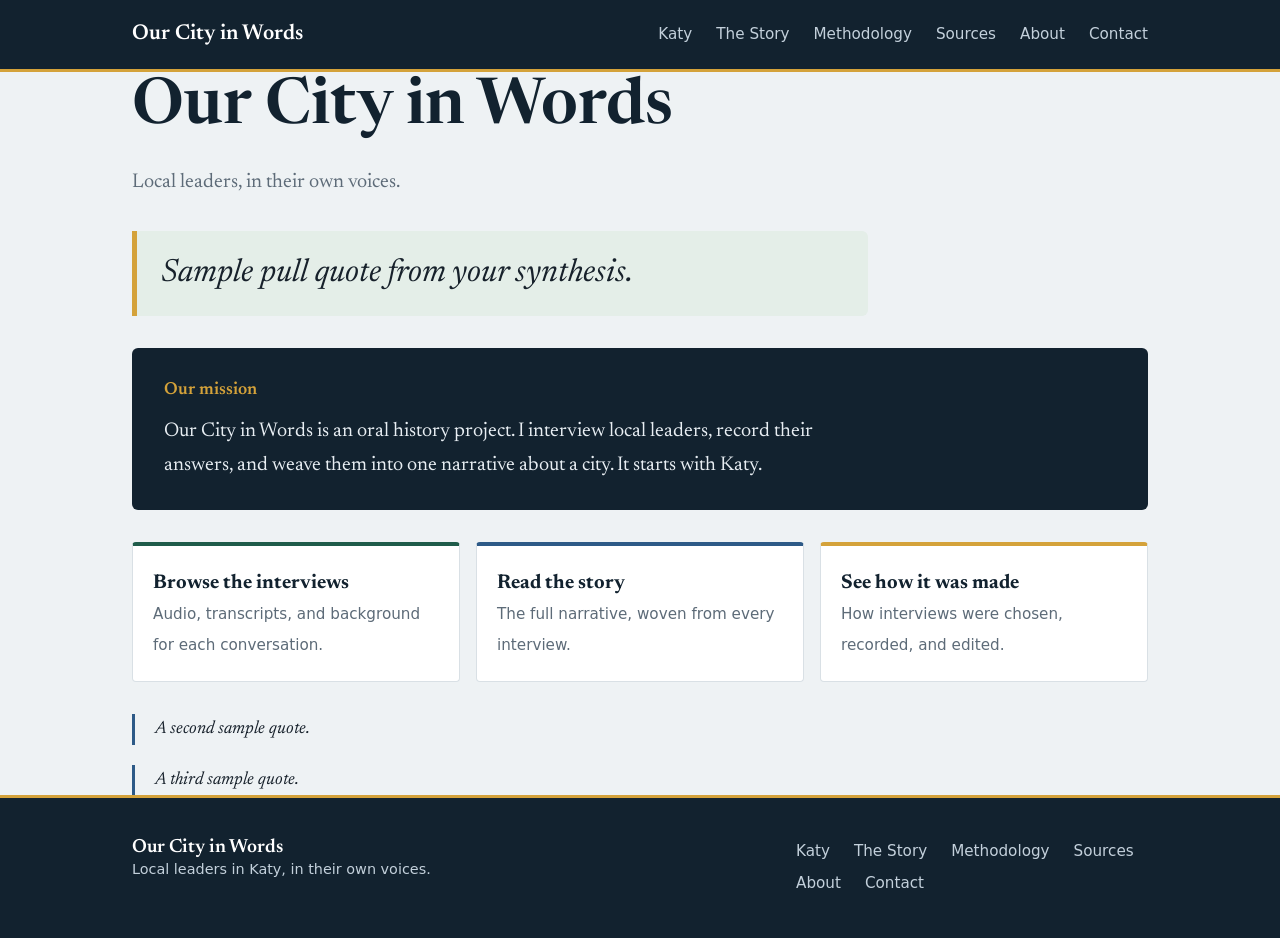
<file: index.html>
<!doctype html>
<html lang="en">

<head>
    <meta charset="utf-8">
    <meta name="viewport" content="width=device-width,initial-scale=1">
    <title>Our City in Words</title>
    <meta name="description" content="Oral histories of local leaders, woven into one story of their city.">
    <link rel="icon" href="media/favicon.svg" type="image/svg+xml">
    <meta property="og:type" content="website">
    <meta property="og:site_name" content="Our City in Words">
    <meta property="og:title" content="Our City in Words">
    <meta property="og:description"
        content="Oral histories of local leaders in Katy, woven into one story of the city.">
    <meta property="og:url" content="https://n1colas29.github.io/our-city-in-words/">
    <meta property="og:image" content="https://n1colas29.github.io/our-city-in-words/media/share.png">
    <meta property="og:image:width" content="1200">
    <meta property="og:image:height" content="630">
    <meta property="og:image:alt" content="Our City in Words: local leaders, in their own voices.">
    <meta name="twitter:card" content="summary_large_image">
    <link rel="preconnect" href="https://fonts.googleapis.com">
    <link rel="preconnect" href="https://fonts.gstatic.com" crossorigin>
    <link
        href="https://fonts.googleapis.com/css2?family=Newsreader:ital,opsz,wght@0,6..72,400;0,6..72,600;1,6..72,400&display=swap"
        rel="stylesheet">
    <link rel="stylesheet" href="css/style.css">
</head>

<body data-city="katy" data-city-name="Katy" data-page="home">
    <main id="app" class="wrap">
        <div class="intro">
            <h1>Our City in Words</h1>
            <p class="lede">Local leaders, in their own voices.</p>
        </div>
        <div id="quote"></div>
        <section class="mission" aria-labelledby="mi">
            <h2 id="mi">Our mission</h2>
            <p>Our City in Words is an oral history project. I interview local leaders, record their answers, and weave
                them into one narrative about a city. It starts with Katy.</p>
        </section>
        <div class="cards"><a class="card" href="katy.html"><strong>Browse the interviews</strong><span>Audio,
                    transcripts, and background for each conversation.</span></a><a class="card"
                href="story.html"><strong>Read the story</strong><span>The full narrative, woven from every
                    interview.</span></a><a class="card" href="methodology.html"><strong>See how it was
                    made</strong><span>How interviews were chosen, recorded, and edited.</span></a></div>
        <div class="more-quotes" id="more"></div>
    </main>
    <script src="js/app.js"></script>
</body>

</html>
</file>
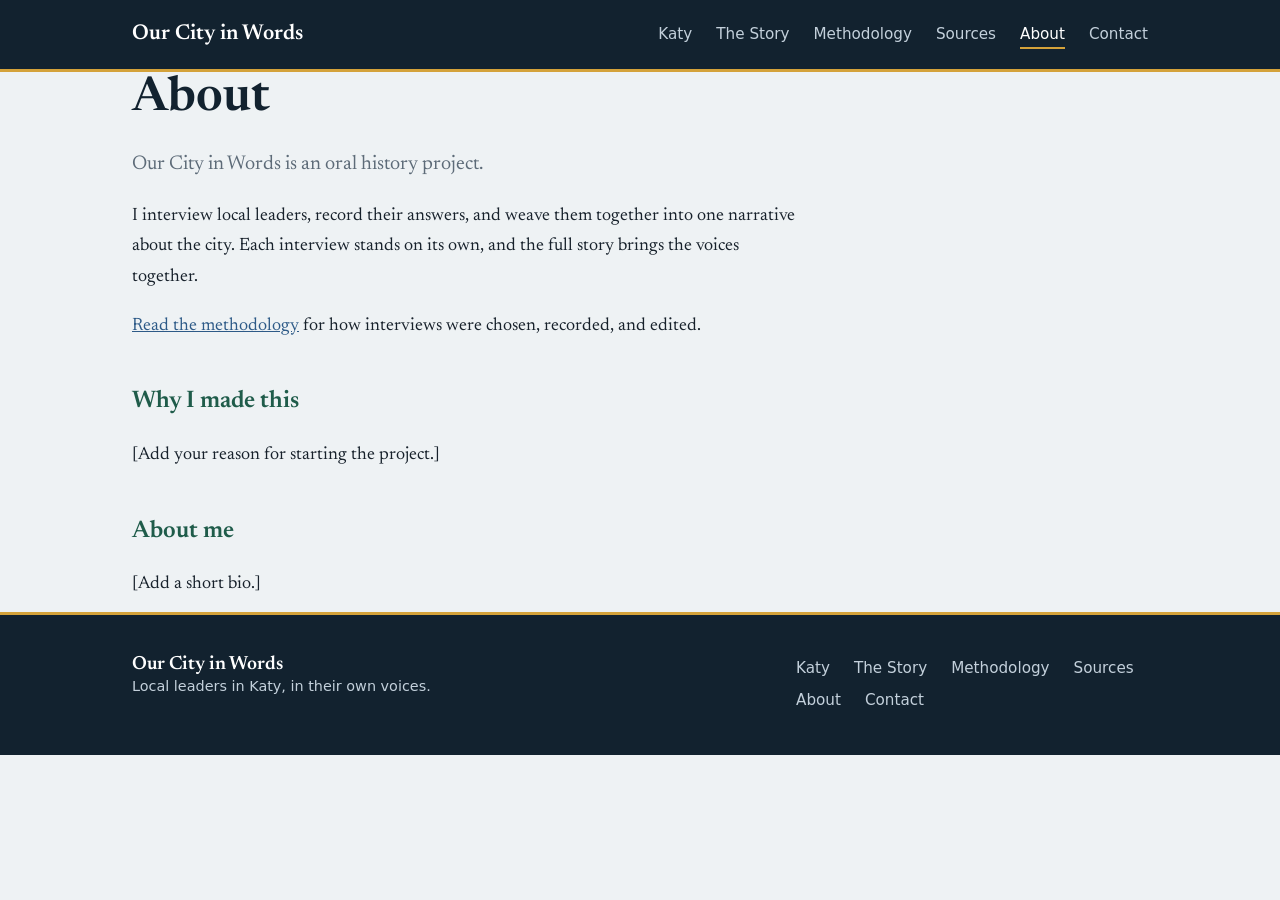
<file: about.html>
<!doctype html>
<html lang="en">

<head>
    <meta charset="utf-8">
    <meta name="viewport" content="width=device-width,initial-scale=1">
    <title>About | Our City in Words</title>
    <meta name="description" content="About the Our City in Words oral history project and its creator.">
    <link rel="icon" href="media/favicon.svg" type="image/svg+xml">
    <meta property="og:type" content="website">
    <meta property="og:site_name" content="Our City in Words">
    <meta property="og:title" content="About | Our City in Words">
    <meta property="og:description" content="About the Our City in Words oral history project and its creator.">
    <meta property="og:url" content="https://n1colas29.github.io/our-city-in-words/about.html">
    <meta property="og:image" content="https://n1colas29.github.io/our-city-in-words/media/share.png">
    <meta property="og:image:width" content="1200">
    <meta property="og:image:height" content="630">
    <meta property="og:image:alt" content="Our City in Words: local leaders in Katy, in their own voices.">
    <meta name="twitter:card" content="summary_large_image">
    <link rel="preconnect" href="https://fonts.googleapis.com">
    <link rel="preconnect" href="https://fonts.gstatic.com" crossorigin>
    <link
        href="https://fonts.googleapis.com/css2?family=Newsreader:ital,opsz,wght@0,6..72,400;0,6..72,600;1,6..72,400&display=swap"
        rel="stylesheet">
    <link rel="stylesheet" href="css/style.css">
</head>

<body data-city="katy" data-city-name="Katy" data-page="about">
    <main id="app" class="wrap">
        <div class="plain">
            <h1>About</h1>
            <p class="lede">Our City in Words is an oral history project.</p>
            <p>I interview local leaders, record their answers, and weave them together into one narrative about the
                city. Each interview stands on its own, and the full story brings the voices together.</p>
            <p><a href="methodology.html">Read the methodology</a> for how interviews were chosen, recorded, and edited.
            </p>
            <h2>Why I made this</h2>
            <p>[Add your reason for starting the project.]</p>
            <h2>About me</h2>
            <p>[Add a short bio.]</p>
        </div><noscript>
            <p>This site needs JavaScript to load its content.</p>
        </noscript>
    </main>
    <script src="js/app.js"></script>
</body>

</html>
</file>
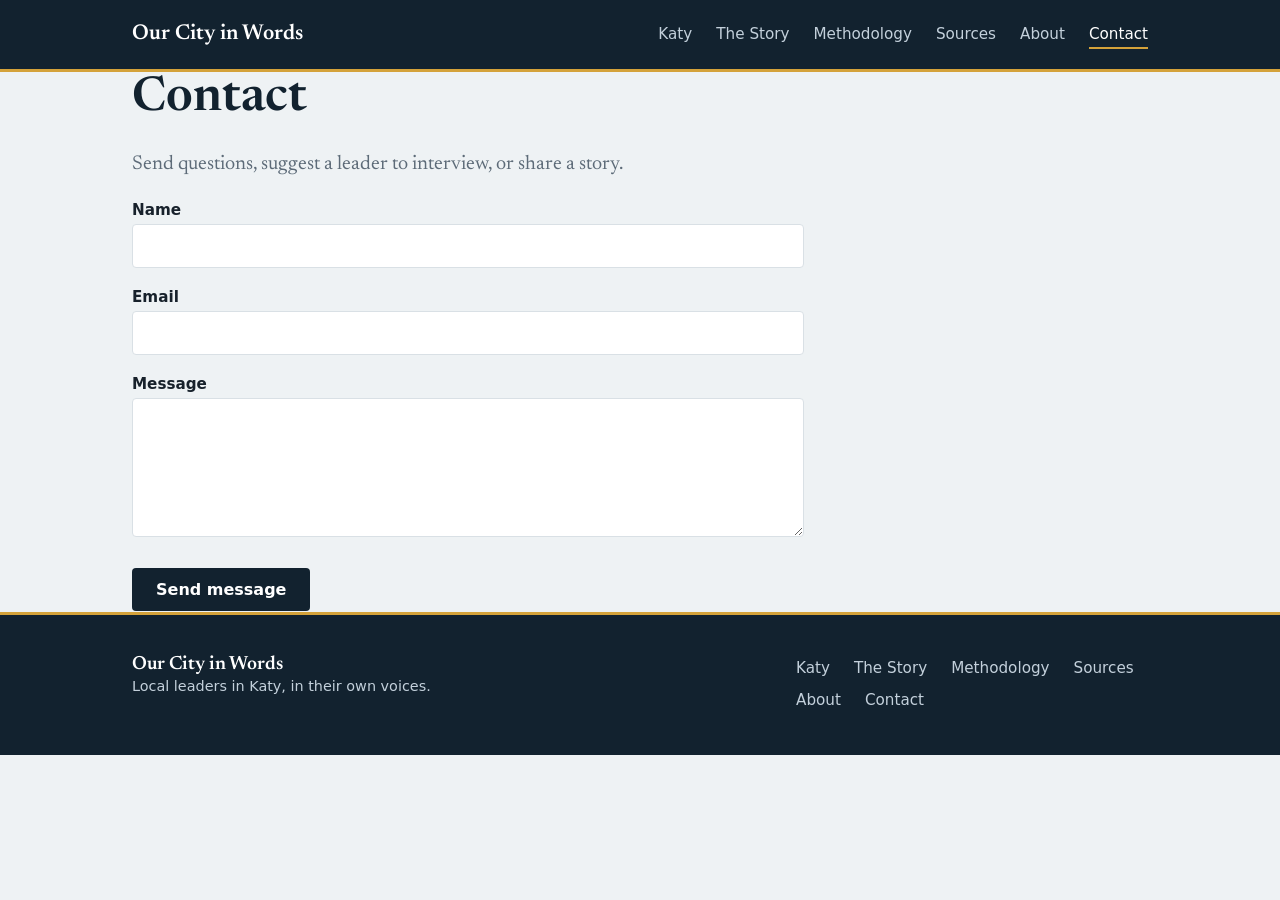
<file: contact.html>
<!doctype html>
<html lang="en">

<head>
    <meta charset="utf-8">
    <meta name="viewport" content="width=device-width,initial-scale=1">
    <title>Contact | Our City in Words</title>
    <meta name="description" content="Send questions, suggest a leader to interview, or share a story.">
    <link rel="icon" href="media/favicon.svg" type="image/svg+xml">
    <meta property="og:type" content="website">
    <meta property="og:site_name" content="Our City in Words">
    <meta property="og:title" content="Contact | Our City in Words">
    <meta property="og:description" content="Send questions, suggest a leader to interview, or share a story.">
    <meta property="og:url" content="https://n1colas29.github.io/our-city-in-words/contact.html">
    <meta property="og:image" content="https://n1colas29.github.io/our-city-in-words/media/share.png">
    <meta property="og:image:width" content="1200">
    <meta property="og:image:height" content="630">
    <meta property="og:image:alt" content="Our City in Words: local leaders in Katy, in their own voices.">
    <meta name="twitter:card" content="summary_large_image">
    <link rel="preconnect" href="https://fonts.googleapis.com">
    <link rel="preconnect" href="https://fonts.gstatic.com" crossorigin>
    <link
        href="https://fonts.googleapis.com/css2?family=Newsreader:ital,opsz,wght@0,6..72,400;0,6..72,600;1,6..72,400&display=swap"
        rel="stylesheet">
    <link rel="stylesheet" href="css/style.css">
</head>

<body data-city="katy" data-city-name="Katy" data-page="contact">
    <main id="app" class="wrap">
        <div class="plain">
            <h1>Contact</h1>
            <p class="lede">Send questions, suggest a leader to interview, or share a story.</p>
            <form action="https://formspree.io/f/xaenabyo" method="post"><label for="n">Name</label><input id="n"
                    name="name" required autocomplete="name"><label for="e">Email</label><input id="e" name="email"
                    type="email" required autocomplete="email"><label for="m">Message</label><textarea id="m"
                    name="message" rows="6" required></textarea><button type="submit">Send message</button><p id="status" role="status" class="meta"></p></form>
        </div><noscript>
            <p>This site needs JavaScript to load its content.</p>
        </noscript>
    </main>
    <script src="js/app.js"></script>
</body>

</html>
</file>
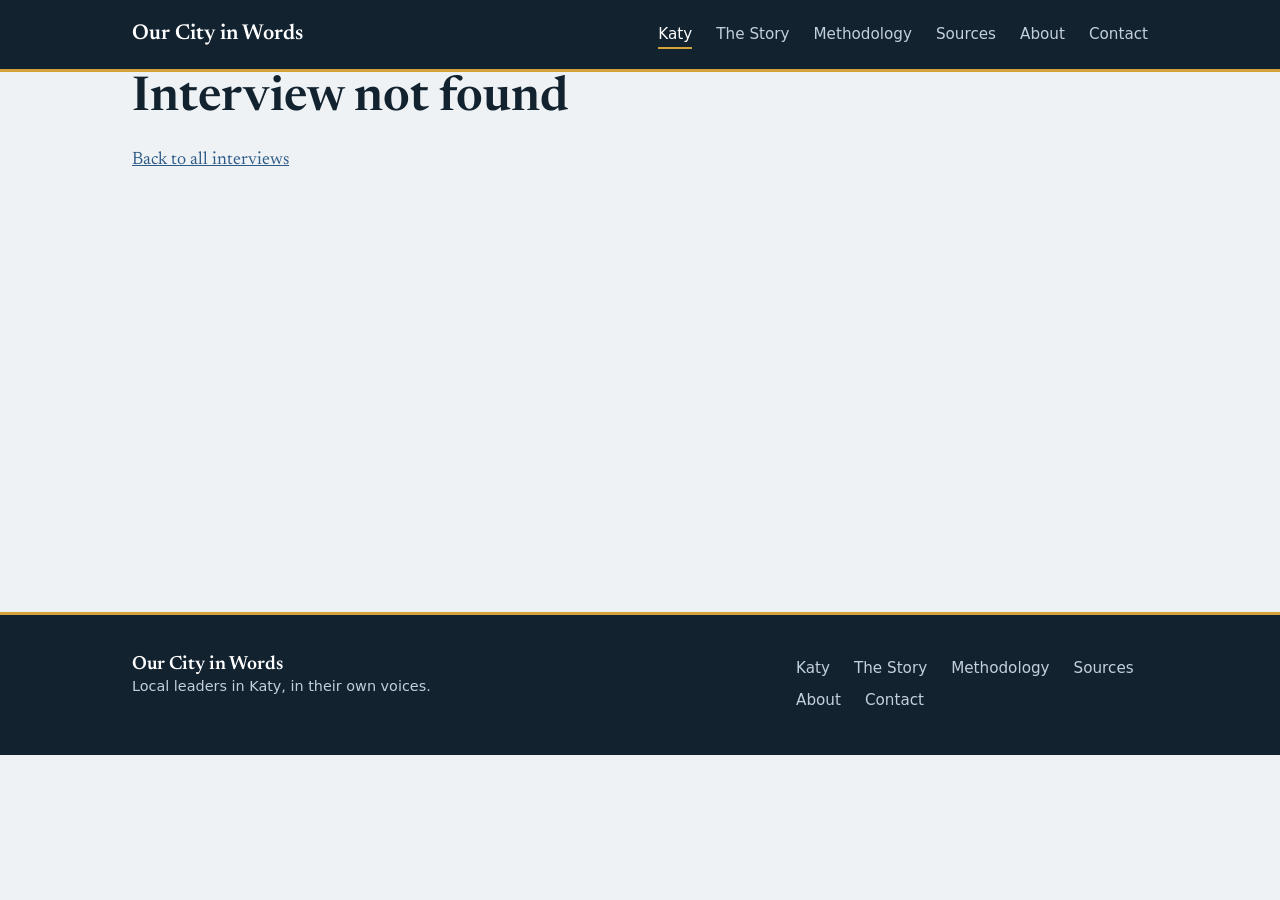
<file: interview.html>
<!doctype html>
<html lang="en">

<head>
    <meta charset="utf-8">
    <meta name="viewport" content="width=device-width,initial-scale=1">
    <title>Interview | Our City in Words</title>
    <meta name="description"
        content="An interview with a local leader in Katy, with audio, transcript, and background.">
    <link rel="icon" href="media/favicon.svg" type="image/svg+xml">
    <meta property="og:type" content="website">
    <meta property="og:site_name" content="Our City in Words">
    <meta property="og:title" content="Interview | Our City in Words">
    <meta property="og:description"
        content="An interview with a local leader in Katy, with audio, transcript, and background.">
    <meta property="og:url" content="https://n1colas29.github.io/our-city-in-words/interview.html">
    <meta property="og:image" content="https://n1colas29.github.io/our-city-in-words/media/share.png">
    <meta property="og:image:width" content="1200">
    <meta property="og:image:height" content="630">
    <meta property="og:image:alt" content="Our City in Words: local leaders in Katy, in their own voices.">
    <meta name="twitter:card" content="summary_large_image">
    <link rel="preconnect" href="https://fonts.googleapis.com">
    <link rel="preconnect" href="https://fonts.gstatic.com" crossorigin>
    <link
        href="https://fonts.googleapis.com/css2?family=Newsreader:ital,opsz,wght@0,6..72,400;0,6..72,600;1,6..72,400&display=swap"
        rel="stylesheet">
    <link rel="stylesheet" href="css/style.css">
</head>

<body data-city="katy" data-city-name="Katy" data-page="interview">
    <main id="app" class="wrap">
        <p class="meta">Loading...</p><noscript>
            <p>This site needs JavaScript to load its content.</p>
        </noscript>
    </main>
    <script src="js/app.js"></script>
</body>

</html>
</file>
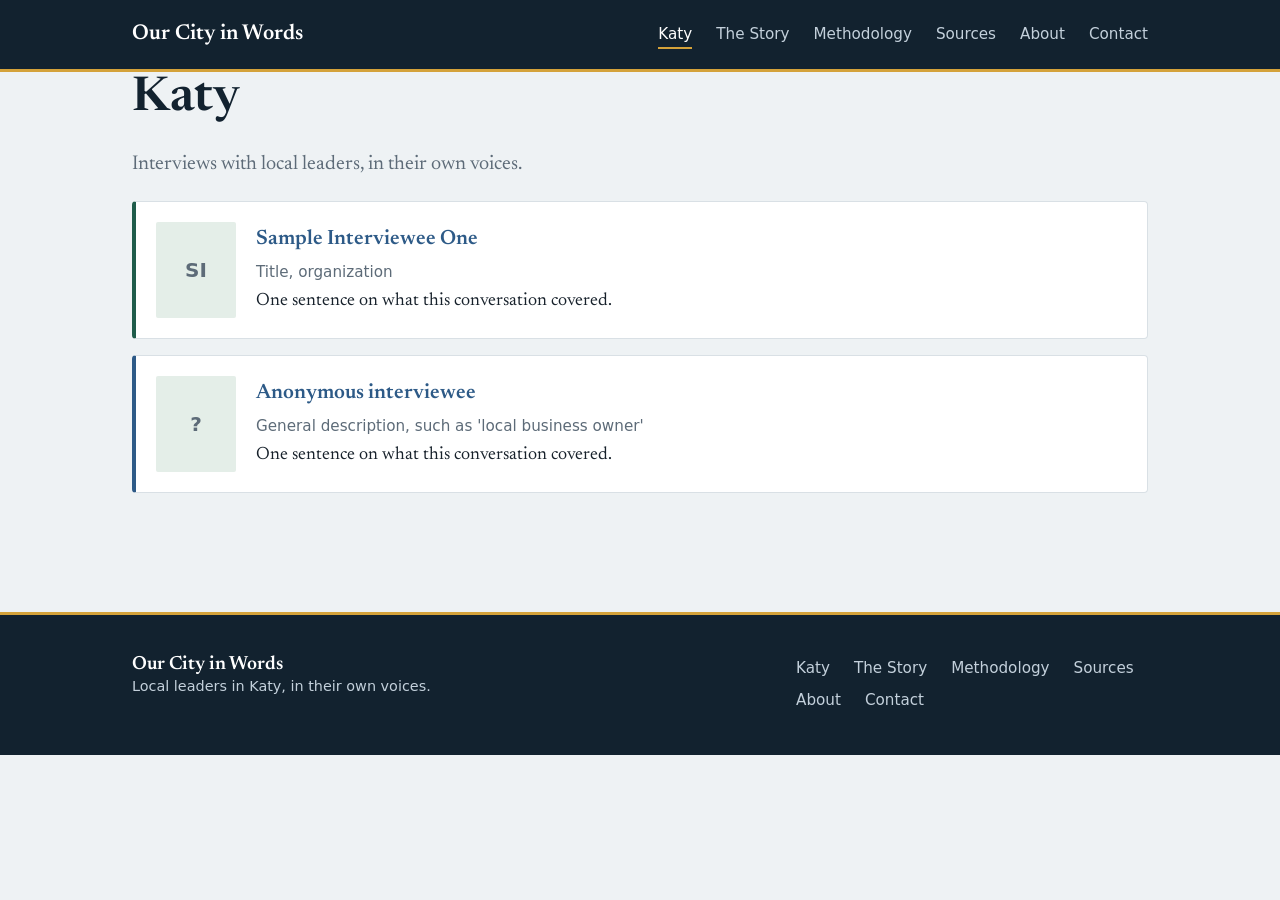
<file: katy.html>
<!doctype html>
<html lang="en">

<head>
    <meta charset="utf-8">
    <meta name="viewport" content="width=device-width,initial-scale=1">
    <title>Katy | Our City in Words</title>
    <meta name="description" content="Interviews with local leaders in Katy, with audio, transcripts, and background.">
    <link rel="icon" href="media/favicon.svg" type="image/svg+xml">
    <meta property="og:type" content="website">
    <meta property="og:site_name" content="Our City in Words">
    <meta property="og:title" content="Katy | Our City in Words">
    <meta property="og:description"
        content="Interviews with local leaders in Katy, with audio, transcripts, and background.">
    <meta property="og:url" content="https://n1colas29.github.io/our-city-in-words/katy.html">
    <meta property="og:image" content="https://n1colas29.github.io/our-city-in-words/media/share.png">
    <meta property="og:image:width" content="1200">
    <meta property="og:image:height" content="630">
    <meta property="og:image:alt" content="Our City in Words: local leaders in Katy, in their own voices.">
    <meta name="twitter:card" content="summary_large_image">
    <link rel="preconnect" href="https://fonts.googleapis.com">
    <link rel="preconnect" href="https://fonts.gstatic.com" crossorigin>
    <link
        href="https://fonts.googleapis.com/css2?family=Newsreader:ital,opsz,wght@0,6..72,400;0,6..72,600;1,6..72,400&display=swap"
        rel="stylesheet">
    <link rel="stylesheet" href="css/style.css">
</head>

<body data-city="katy" data-city-name="Katy" data-page="katy">
    <main id="app" class="wrap">
        <h1>Katy</h1>
        <p class="lede">Interviews with local leaders, in their own voices.</p>
        <ul class="list" id="list"></ul><noscript>
            <p>This site needs JavaScript to load its content.</p>
        </noscript>
    </main>
    <script src="js/app.js"></script>
</body>

</html>
</file>
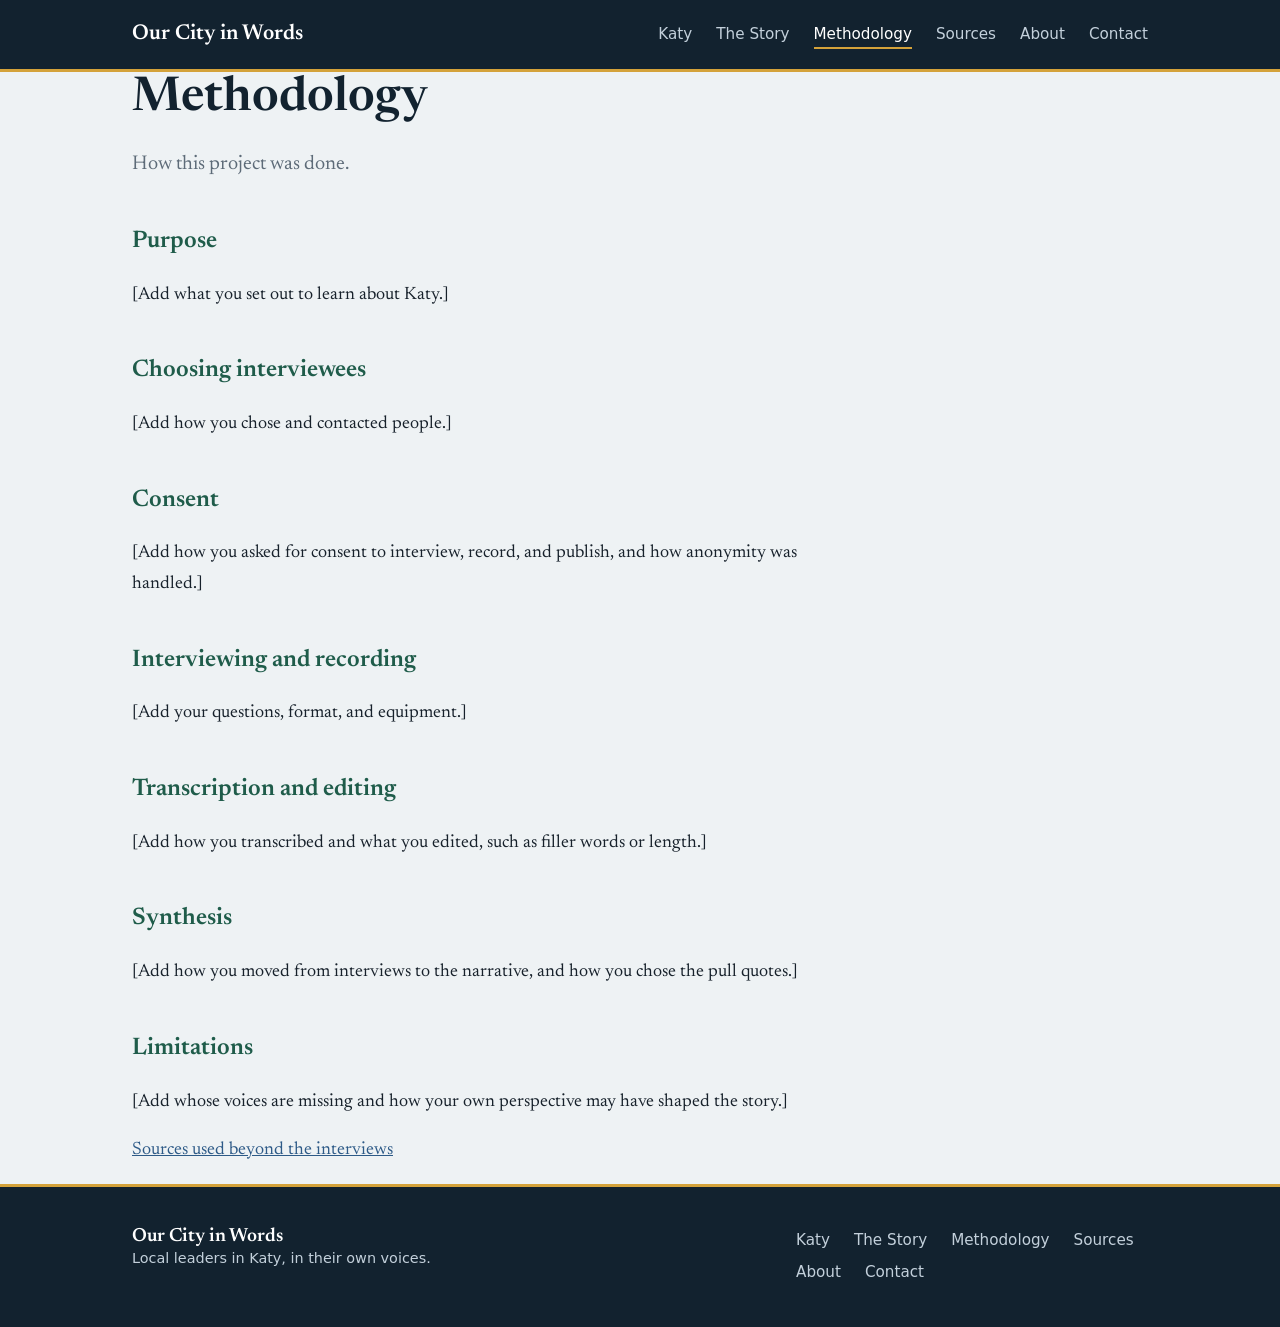
<file: methodology.html>
<!doctype html>
<html lang="en">

<head>
    <meta charset="utf-8">
    <meta name="viewport" content="width=device-width,initial-scale=1">
    <title>Methodology | Our City in Words</title>
    <meta name="description" content="How the interviews were chosen, recorded, and turned into a narrative.">
    <link rel="icon" href="media/favicon.svg" type="image/svg+xml">
    <meta property="og:type" content="website">
    <meta property="og:site_name" content="Our City in Words">
    <meta property="og:title" content="Methodology | Our City in Words">
    <meta property="og:description" content="How the interviews were chosen, recorded, and turned into a narrative.">
    <meta property="og:url" content="https://n1colas29.github.io/our-city-in-words/methodology.html">
    <meta property="og:image" content="https://n1colas29.github.io/our-city-in-words/media/share.png">
    <meta property="og:image:width" content="1200">
    <meta property="og:image:height" content="630">
    <meta property="og:image:alt" content="Our City in Words: local leaders in Katy, in their own voices.">
    <meta name="twitter:card" content="summary_large_image">
    <link rel="preconnect" href="https://fonts.googleapis.com">
    <link rel="preconnect" href="https://fonts.gstatic.com" crossorigin>
    <link
        href="https://fonts.googleapis.com/css2?family=Newsreader:ital,opsz,wght@0,6..72,400;0,6..72,600;1,6..72,400&display=swap"
        rel="stylesheet">
    <link rel="stylesheet" href="css/style.css">
</head>

<body data-city="katy" data-city-name="Katy" data-page="methodology">
    <main id="app" class="wrap">
        <div class="plain">
            <h1>Methodology</h1>
            <p class="lede">How this project was done.</p>
            <h2>Purpose</h2>
            <p>[Add what you set out to learn about Katy.]</p>
            <h2>Choosing interviewees</h2>
            <p>[Add how you chose and contacted people.]</p>
            <h2>Consent</h2>
            <p>[Add how you asked for consent to interview, record, and publish, and how anonymity was handled.]</p>
            <h2>Interviewing and recording</h2>
            <p>[Add your questions, format, and equipment.]</p>
            <h2>Transcription and editing</h2>
            <p>[Add how you transcribed and what you edited, such as filler words or length.]</p>
            <h2>Synthesis</h2>
            <p>[Add how you moved from interviews to the narrative, and how you chose the pull quotes.]</p>
            <h2>Limitations</h2>
            <p>[Add whose voices are missing and how your own perspective may have shaped the story.]</p>
            <p><a href="sources.html">Sources used beyond the interviews</a></p>
        </div><noscript>
            <p>This site needs JavaScript to load its content.</p>
        </noscript>
    </main>
    <script src="js/app.js"></script>
</body>

</html>
</file>
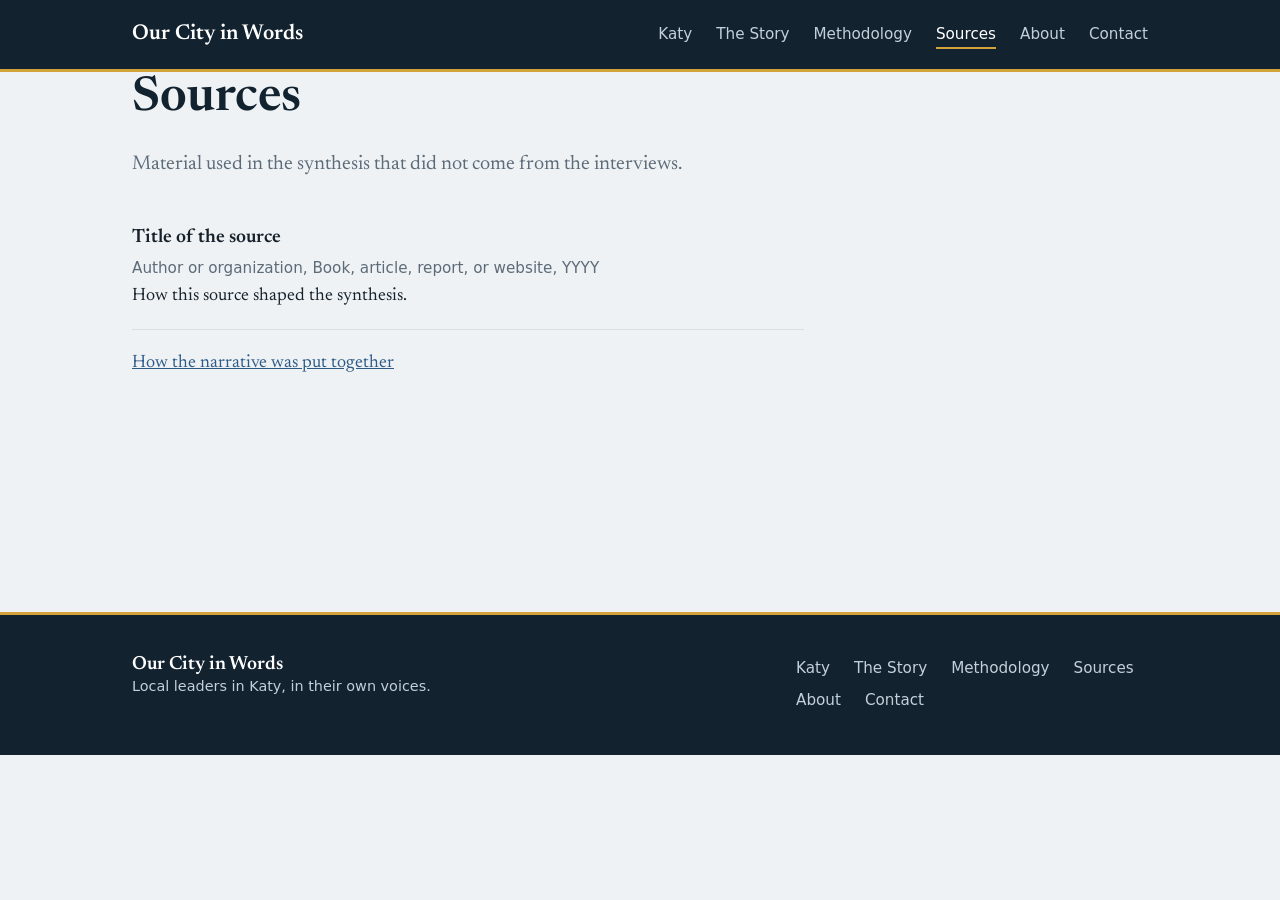
<file: sources.html>
<!doctype html>
<html lang="en">

<head>
    <meta charset="utf-8">
    <meta name="viewport" content="width=device-width,initial-scale=1">
    <title>Sources | Our City in Words</title>
    <meta name="description" content="Books, articles, and records used in the Katy narrative beyond the interviews.">
    <link rel="icon" href="media/favicon.svg" type="image/svg+xml">
    <meta property="og:type" content="website">
    <meta property="og:site_name" content="Our City in Words">
    <meta property="og:title" content="Sources | Our City in Words">
    <meta property="og:description"
        content="Books, articles, and records used in the Katy narrative beyond the interviews.">
    <meta property="og:url" content="https://n1colas29.github.io/our-city-in-words/sources.html">
    <meta property="og:image" content="https://n1colas29.github.io/our-city-in-words/media/share.png">
    <meta property="og:image:width" content="1200">
    <meta property="og:image:height" content="630">
    <meta property="og:image:alt" content="Our City in Words: local leaders in Katy, in their own voices.">
    <meta name="twitter:card" content="summary_large_image">
    <link rel="preconnect" href="https://fonts.googleapis.com">
    <link rel="preconnect" href="https://fonts.gstatic.com" crossorigin>
    <link
        href="https://fonts.googleapis.com/css2?family=Newsreader:ital,opsz,wght@0,6..72,400;0,6..72,600;1,6..72,400&display=swap"
        rel="stylesheet">
    <link rel="stylesheet" href="css/style.css">
</head>

<body data-city="katy" data-city-name="Katy" data-page="sources">
    <main id="app" class="wrap">
        <div class="plain">
            <h1>Sources</h1>
            <p class="lede">Material used in the synthesis that did not come from the interviews.</p>
            <ul class="list" id="list"></ul>
            <p><a href="methodology.html">How the narrative was put together</a></p>
        </div><noscript>
            <p>This site needs JavaScript to load its content.</p>
        </noscript>
    </main>
    <script src="js/app.js"></script>
</body>

</html>
</file>
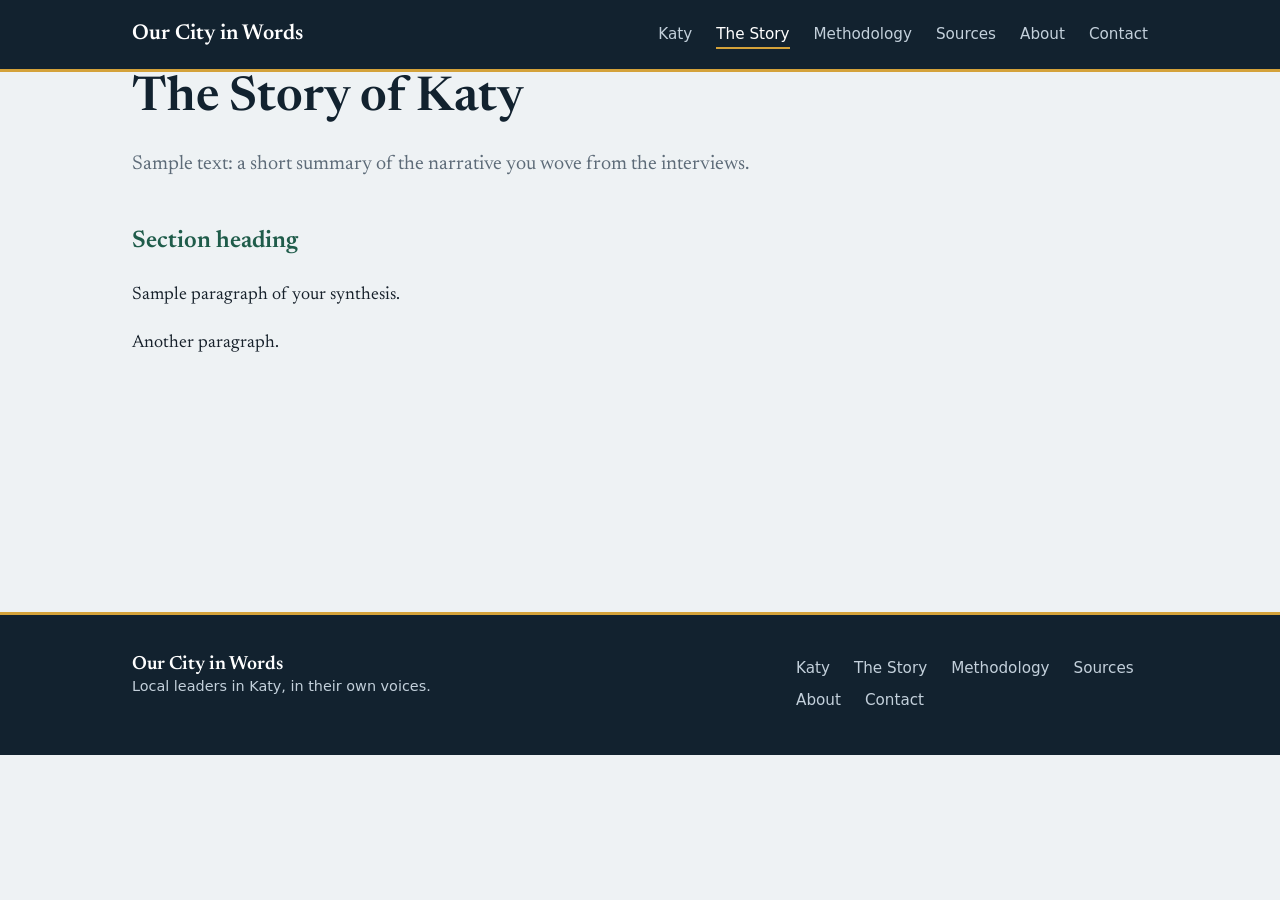
<file: story.html>
<!doctype html>
<html lang="en">

<head>
    <meta charset="utf-8">
    <meta name="viewport" content="width=device-width,initial-scale=1">
    <title>The Story | Our City in Words</title>
    <meta name="description" content="The full narrative of Katy, synthesized from interviews with local leaders.">
    <link rel="icon" href="media/favicon.svg" type="image/svg+xml">
    <meta property="og:type" content="website">
    <meta property="og:site_name" content="Our City in Words">
    <meta property="og:title" content="The Story | Our City in Words">
    <meta property="og:description"
        content="The full narrative of Katy, synthesized from interviews with local leaders.">
    <meta property="og:url" content="https://n1colas29.github.io/our-city-in-words/story.html">
    <meta property="og:image" content="https://n1colas29.github.io/our-city-in-words/media/share.png">
    <meta property="og:image:width" content="1200">
    <meta property="og:image:height" content="630">
    <meta property="og:image:alt" content="Our City in Words: local leaders in Katy, in their own voices.">
    <meta name="twitter:card" content="summary_large_image">
    <link rel="preconnect" href="https://fonts.googleapis.com">
    <link rel="preconnect" href="https://fonts.gstatic.com" crossorigin>
    <link
        href="https://fonts.googleapis.com/css2?family=Newsreader:ital,opsz,wght@0,6..72,400;0,6..72,600;1,6..72,400&display=swap"
        rel="stylesheet">
    <link rel="stylesheet" href="css/style.css">
</head>

<body data-city="katy" data-city-name="Katy" data-page="story">
    <main id="app" class="wrap">
        <p class="meta">Loading...</p><noscript>
            <p>This site needs JavaScript to load its content.</p>
        </noscript>
    </main>
    <script src="js/app.js"></script>
</body>

</html>
</file>
<file: css/style.css>
:root {
    --ink: #17212b;
    --muted: #5d6b78;
    --paper: #f6f8f9;
    --card: #fff;
    --rule: #d9e0e5;
    --accent: #1f5c4a;
    --sans: system-ui, -apple-system, "Segoe UI", sans-serif
}

* {
    box-sizing: border-box
}

body {
    margin: 0;
    background: var(--paper);
    color: var(--ink);
    font: 1.125rem/1.7 "Newsreader", Georgia, serif
}

a {
    color: var(--accent)
}

:focus-visible {
    outline: 3px solid var(--accent);
    outline-offset: 2px
}

.wrap {
    max-width: 66rem;
    margin: 0 auto;
    padding: 0 1.25rem
}

.narrow {
    max-width: 42rem
}

.skip {
    position: absolute;
    left: -999px
}

.skip:focus {
    left: 1rem;
    top: 1rem;
    background: #fff;
    padding: .5rem
}

header.site {
    background: var(--card);
    border-bottom: 1px solid var(--rule)
}

header.site .wrap {
    display: flex;
    flex-wrap: wrap;
    align-items: baseline;
    justify-content: space-between;
    gap: .5rem 2rem;
    padding-top: 1rem;
    padding-bottom: 1rem
}

.brand {
    font-size: 1.35rem;
    font-weight: 600;
    color: var(--ink);
    text-decoration: none
}

nav {
    display: flex;
    flex-wrap: wrap;
    gap: .25rem 1.5rem;
    font: .95rem var(--sans)
}

nav a {
    color: var(--muted);
    text-decoration: none;
    padding: .25rem 0;
    border-bottom: 2px solid transparent
}

nav a:hover {
    color: var(--ink)
}

nav a[aria-current=page] {
    color: var(--ink);
    border-color: var(--accent)
}

main {
    padding-top: 3rem;
    padding-bottom: 4rem;
    min-height: 60vh
}

h1 {
    font-size: clamp(2rem, 5vw, 3rem);
    line-height: 1.15;
    margin: 0 0 1rem;
    font-weight: 600
}

h2 {
    font-size: 1.5rem;
    margin: 2.5rem 0 .75rem;
    font-weight: 600
}

.lede {
    color: var(--muted);
    font-size: 1.25rem;
    max-width: 42rem
}

.meta {
    font: .95rem var(--sans);
    color: var(--muted);
    margin: 0
}

blockquote {
    margin: 0
}

.hero-quote {
    margin: 2rem 0 1rem;
    padding-left: 1.25rem;
    border-left: 3px solid var(--accent);
    font-size: clamp(1.4rem, 3.5vw, 2rem);
    line-height: 1.4;
    font-style: italic;
    max-width: 46rem
}

.more-quotes {
    display: grid;
    gap: 1.25rem;
    margin-top: 1rem
}

.more-quotes blockquote {
    padding-left: 1.25rem;
    border-left: 1px solid var(--rule);
    font-style: italic;
    color: var(--muted)
}

.list {
    list-style: none;
    margin: 0;
    padding: 0;
    border-top: 1px solid var(--rule)
}

.item {
    display: grid;
    grid-template-columns: 5rem 1fr;
    gap: 1.25rem;
    padding: 1.25rem 0;
    border-bottom: 1px solid var(--rule)
}

.item p {
    margin: .35rem 0 0
}

.item .t {
    font-size: 1.3rem;
    font-weight: 600;
    text-decoration: none
}

.item .t:hover {
    text-decoration: underline
}

.thumb {
    width: 5rem;
    height: 6rem;
    object-fit: cover;
    border-radius: 2px;
    background: #e3e9ec
}

.ph {
    display: grid;
    place-items: center;
    font: 600 1.25rem var(--sans);
    color: var(--muted)
}

.profile {
    display: grid;
    grid-template-columns: 16rem 1fr;
    gap: 2.5rem;
    margin-top: 1.5rem
}

.profile figure {
    margin: 0;
    align-self: start;
    position: sticky;
    top: 1rem
}

.profile .thumb {
    width: 100%;
    height: auto;
    aspect-ratio: 4/5;
    font-size: 3rem
}

audio {
    width: 100%;
    margin: 1.25rem 0 0
}

.tx .q {
    font: 600 .95rem/1.5 var(--sans);
    color: var(--accent);
    margin: 1.75rem 0 .25rem
}

.tx p {
    margin: 0;
    max-width: 40rem
}

.story p {
    max-width: 40rem
}

label {
    display: block;
    font: 600 .95rem var(--sans);
    margin: 1.25rem 0 .35rem
}

input,
textarea {
    width: 100%;
    font: 1rem var(--sans);
    padding: .7rem .8rem;
    border: 1px solid var(--rule);
    border-radius: 4px;
    background: var(--card);
    color: var(--ink)
}

button {
    margin-top: 1.25rem;
    font: 600 1rem var(--sans);
    padding: .75rem 1.5rem;
    border: 0;
    border-radius: 4px;
    background: var(--accent);
    color: #fff;
    cursor: pointer
}

button:hover {
    background: #174a3b
}

footer.site {
    border-top: 1px solid var(--rule);
    padding: 1.5rem 0;
    font: .9rem var(--sans);
    color: var(--muted)
}

@media (max-width:640px) {
    .profile {
        grid-template-columns: 1fr;
        gap: 1.5rem
    }

    .profile figure {
        position: static;
        max-width: 12rem
    }

    .item {
        grid-template-columns: 4rem 1fr;
        gap: 1rem
    }

    .thumb {
        width: 4rem;
        height: 5rem
    }
}

.tx {
    margin-bottom: 1rem
}

.info {
    margin-top: 3rem;
    padding-top: 1rem;
    border-top: 1px solid var(--rule)
}

.info h3 {
    font: 600 1.05rem var(--sans);
    margin: 1.5rem 0 .5rem
}

.facts {
    display: grid;
    grid-template-columns: max-content 1fr;
    gap: .35rem 1.5rem;
    margin: 0;
    font: 1rem var(--sans)
}

.facts dt {
    color: var(--muted)
}

.facts dd {
    margin: 0
}

.info p {
    max-width: 40rem
}

.src {
    padding: 1.1rem 0;
    border-bottom: 1px solid var(--rule)
}

.src p {
    margin: .25rem 0 0
}

.src .t {
    font-size: 1.2rem;
    font-weight: 600
}

.plain {
    max-width: 42rem
}

@media (max-width:480px) {
    .facts {
        grid-template-columns: 1fr;
        gap: 0
    }

    .facts dd {
        margin-bottom: .6rem
    }
}

:root {
    --navy: #12222f;
    --gold: #d4a23a;
    --sage: #e4eee8;
    --blue: #2d5a87
}

body {
    background: #eef2f4
}

a {
    color: var(--blue)
}

header.site {
    background: var(--navy);
    border-bottom: 3px solid var(--gold)
}

.brand {
    color: #fff
}

nav a {
    color: #c3d0db
}

nav a:hover {
    color: #fff
}

nav a[aria-current=page] {
    color: #fff;
    border-color: var(--gold)
}

h1 {
    color: var(--navy)
}

h2 {
    color: var(--accent)
}

.hero-quote {
    background: var(--sage);
    border-left: 5px solid var(--gold);
    padding: 1.25rem 1.5rem;
    border-radius: 0 6px 6px 0
}

.more-quotes blockquote {
    border-left: 3px solid var(--blue);
    color: var(--ink)
}

.list {
    border-top: 0
}

.item {
    background: var(--card);
    border: 1px solid var(--rule);
    border-left: 4px solid var(--accent);
    border-radius: 4px;
    padding: 1.25rem;
    margin-top: 1rem
}

.item:nth-child(even) {
    border-left-color: var(--blue)
}

.item:nth-child(3n) {
    border-left-color: var(--gold)
}

.thumb {
    background: var(--sage)
}

.info {
    background: var(--card);
    border: 1px solid var(--rule);
    border-top: 4px solid var(--gold);
    border-radius: 4px;
    padding: 1rem 1.5rem 1.5rem
}

button {
    background: var(--navy)
}

button:hover {
    background: var(--accent)
}

footer.site {
    background: var(--navy);
    color: #c3d0db;
    border-top: 3px solid var(--gold);
    padding: 2.5rem 0
}

.foot {
    display: flex;
    flex-wrap: wrap;
    justify-content: space-between;
    gap: 1.5rem 3rem
}

.foot p {
    margin: 0
}

.foot .fb {
    font: 600 1.2rem "Newsreader", Georgia, serif;
    color: #fff;
    margin-bottom: .25rem
}

footer.site nav {
    max-width: 22rem
}

footer.site nav a {
    color: #c3d0db
}

footer.site nav a:hover {
    color: #fff
}

.intro h1 {
    font-size: clamp(2.4rem, 7vw, 4rem)
}

.mission {
    background: var(--navy);
    color: #e8eef3;
    border-radius: 6px;
    padding: 1.75rem 2rem;
    margin: 2rem 0
}

.mission h2 {
    color: var(--gold);
    margin: 0 0 .5rem;
    font-size: 1.1rem
}

.mission p {
    margin: 0;
    font-size: 1.25rem;
    max-width: 42rem
}

.cards {
    display: grid;
    grid-template-columns: repeat(auto-fit, minmax(15rem, 1fr));
    gap: 1rem;
    margin: 2rem 0
}

.card {
    display: block;
    background: var(--card);
    border: 1px solid var(--rule);
    border-top: 4px solid var(--accent);
    border-radius: 4px;
    padding: 1.25rem;
    text-decoration: none;
    color: var(--ink)
}

.card:nth-child(2) {
    border-top-color: var(--blue)
}

.card:nth-child(3) {
    border-top-color: var(--gold)
}

.card strong {
    display: block;
    font-size: 1.25rem;
    color: var(--navy)
}

.card span {
    font: .95rem var(--sans);
    color: var(--muted)
}

.card:hover strong {
    text-decoration: underline
}

html {
    -webkit-text-size-adjust: 100%
}

body {
    overflow-wrap: break-word
}

@media (max-width:640px) {
    header.site .wrap {
        flex-direction: column;
        align-items: stretch;
        gap: .75rem;
        padding-top: .9rem;
        padding-bottom: .75rem
    }

    .brand {
        text-align: center;
        font-size: 1.4rem
    }

    header.site nav {
        display: grid;
        grid-template-columns: repeat(3, 1fr);
        gap: .25rem;
        text-align: center
    }

    header.site nav a {
        padding: .65rem .25rem
    }

    main {
        padding-top: 2rem;
        padding-bottom: 3rem
    }

    .intro h1 {
        font-size: 2.2rem
    }

    .mission {
        padding: 1.25rem
    }

    .mission p {
        font-size: 1.1rem
    }

    .hero-quote {
        padding: 1rem 1.1rem
    }

    .foot {
        flex-direction: column;
        gap: 1.25rem
    }

    footer.site nav {
        display: grid;
        grid-template-columns: repeat(2, 1fr);
        gap: .1rem 1rem;
        max-width: none
    }

    footer.site nav a {
        padding: .5rem 0
    }

    button {
        width: 100%
    }
}
</file>
